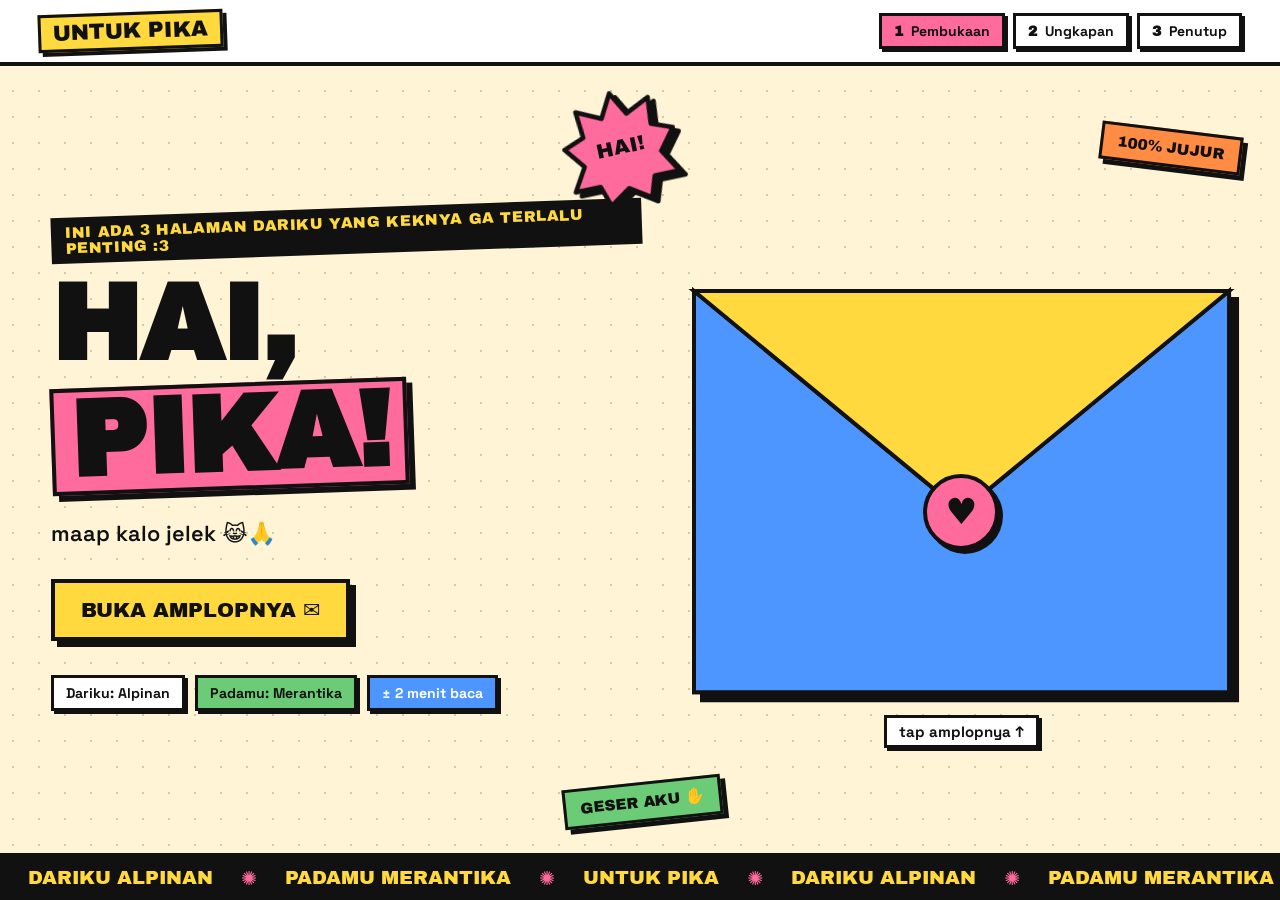
<file: index.html>
<!doctype html>
<html lang="id">
<head>
  <meta charset="utf-8">
  <meta http-equiv="refresh" content="0; url=/pembukaan">
  <title>Untuk Pika</title>
  <script>location.replace("/pembukaan");</script>
</head>
<body><a href="/pembukaan">Lanjut →</a></body>
</html>
</file>
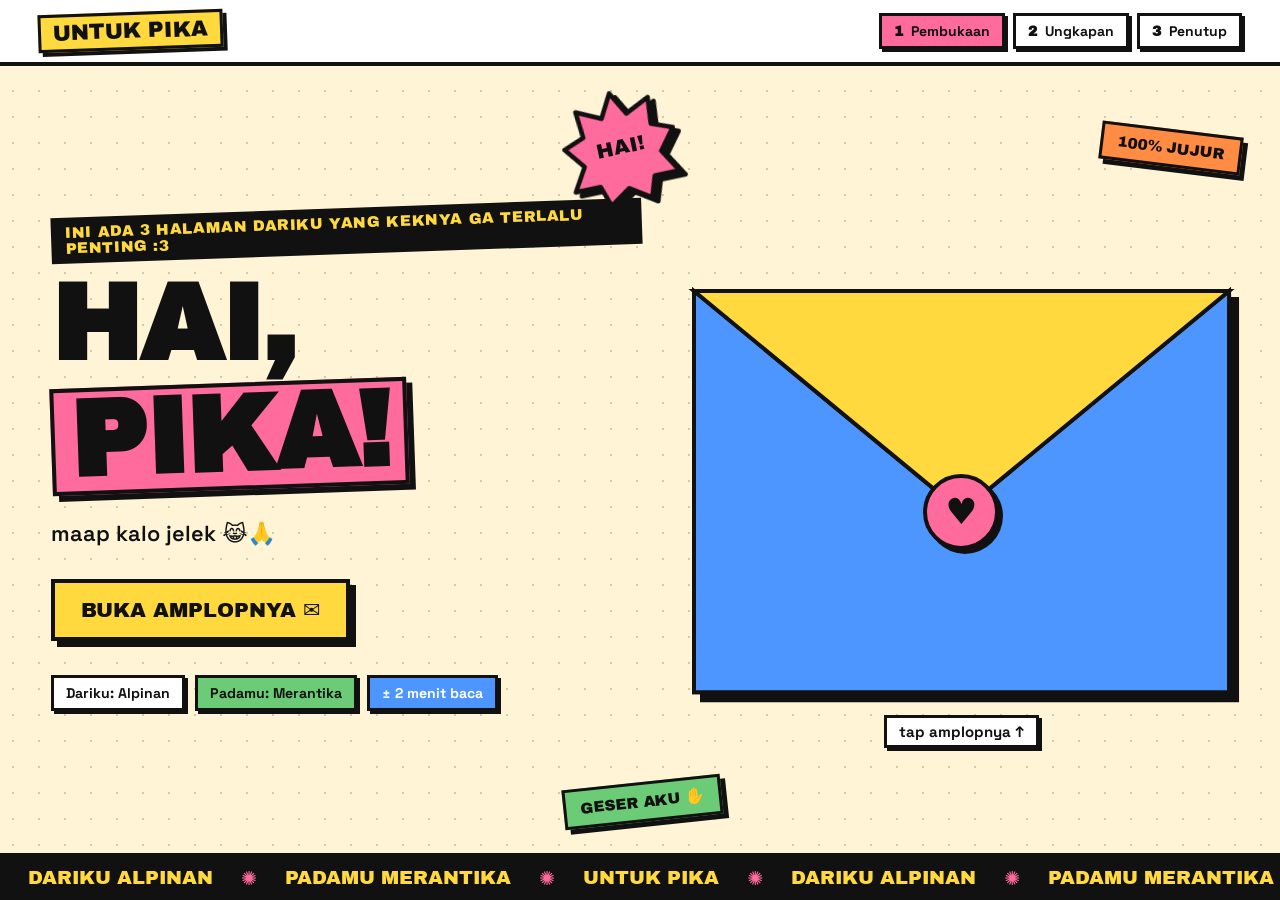
<file: pembukaan/index.html>
<!doctype html>
<html lang="id">
<head>
  <meta charset="utf-8">
  <meta name="viewport" content="width=device-width, initial-scale=1, viewport-fit=cover">
  <title>Hai, Pika! — Pembukaan</title>
  <meta name="description" content="Ada yang pengen disampaikan. Dariku Alpinan, padamu Merantika.">
  <meta name="theme-color" content="#FFD93D">
  <meta property="og:title" content="Untuk Pika">
  <meta property="og:description" content="Dariku Alpinan, padamu Merantika.">
  <link rel="icon" href="data:image/svg+xml,%3Csvg xmlns='http://www.w3.org/2000/svg' viewBox='0 0 100 100'%3E%3Crect width='100' height='100' fill='%23FF6B9D'/%3E%3Ctext x='50' y='72' font-size='64' text-anchor='middle'%3E%E2%99%A5%3C/text%3E%3C/svg%3E">
  <link rel="preconnect" href="https://fonts.googleapis.com">
  <link rel="preconnect" href="https://fonts.gstatic.com" crossorigin>
  <link href="https://fonts.googleapis.com/css2?family=Archivo+Black&family=Space+Grotesk:wght@500;600;700&display=swap" rel="stylesheet">
  <link rel="stylesheet" href="/style.css">
</head>
<body>
<div class="shell">

  <header class="topbar">
    <a class="brand" href="/pembukaan" data-go>Untuk Pika</a>
    <nav class="steps" aria-label="Halaman">
      <a class="step on" href="/pembukaan" data-go><b>1</b><span>Pembukaan</span></a>
      <a class="step" href="/ungkapan" data-go><b>2</b><span>Ungkapan</span></a>
      <a class="step" href="/penutup" data-go><b>3</b><span>Penutup</span></a>
    </nav>
  </header>

  <main class="stage two">
    <!-- stiker yang bisa digeser -->
    <div class="sticker burst hide-sm" style="top:3%;left:44%;rotate:-12deg" aria-hidden="true">
      <svg viewBox="0 0 100 100"><polygon points="50,2 61,22 82,12 80,35 98,42 84,60 96,80 74,80 68,98 50,86 32,98 26,80 4,80 16,60 2,42 20,35 18,12 39,22" fill="#FF6B9D" stroke="#111" stroke-width="4" stroke-linejoin="round"/></svg>
      <span>HAI!</span>
    </div>
    <div class="sticker hide-sm" style="background:var(--mint);bottom:4%;left:44%;rotate:-6deg" aria-hidden="true">geser aku ✋</div>
    <div class="sticker hide-sm" style="background:var(--orange);top:8%;right:3%;rotate:7deg" aria-hidden="true">100% jujur</div>

    <section>
      <span class="eyebrow">ini ada 3 halaman dariku yang keknya ga terlalu penting :3</span>
      <h1 class="mega">Hai,<br><span class="hl pink">Pika!</span></h1>
      <p class="lead">maap kalo jelek 😹🙏</p>

      <div class="actions">
        <button id="openBtn" class="btn" type="button">Buka amplopnya ✉</button>
        <a id="nextBtn" class="btn pink" href="/ungkapan" data-go hidden>Lanjut →</a>
      </div>

      <div class="chips">
        <span class="chip">Dariku: Alpinan</span>
        <span class="chip">Padamu: Merantika</span>
        <span class="chip">± 2 menit baca</span>
      </div>
    </section>

    <section class="env-wrap" aria-label="Amplop">
      <div class="env" id="env" role="button" tabindex="0" aria-expanded="false" aria-label="Buka amplop">
        <div class="env-back">
          <svg viewBox="0 0 400 300" preserveAspectRatio="none" aria-hidden="true"><rect x="0" y="0" width="400" height="300" fill="#FF6B9D"/></svg>
        </div>
        <div class="env-letter">
          <small>buat mu nih yang namanya</small>
          <h3>Merantika</h3>
          <p>baca bener bener</p>
          <p style="margin-top:auto;font-family:var(--font-d);text-transform:uppercase">— Alpinan</p>
        </div>
        <div class="env-front">
          <svg viewBox="0 0 400 300" preserveAspectRatio="none" aria-hidden="true"><polygon points="0,0 200,165 400,0 400,300 0,300" fill="#4D96FF"/></svg>
        </div>
        <div class="env-flap">
          <svg viewBox="0 0 400 165" preserveAspectRatio="none" aria-hidden="true"><polygon points="0,0 400,0 200,165" fill="#FFD93D"/></svg>
        </div>
        <div class="env-seal" aria-hidden="true">♥</div>
      </div>
      <span class="hint" id="hint">tap amplopnya ↑</span>
    </section>
  </main>

  <footer class="marquee" aria-hidden="true">
    <div class="marquee-track" data-items="Dariku Alpinan|Padamu Merantika|Untuk Pika"></div>
  </footer>
</div>
<script src="/app.js"></script>
</body>
</html>
</file>
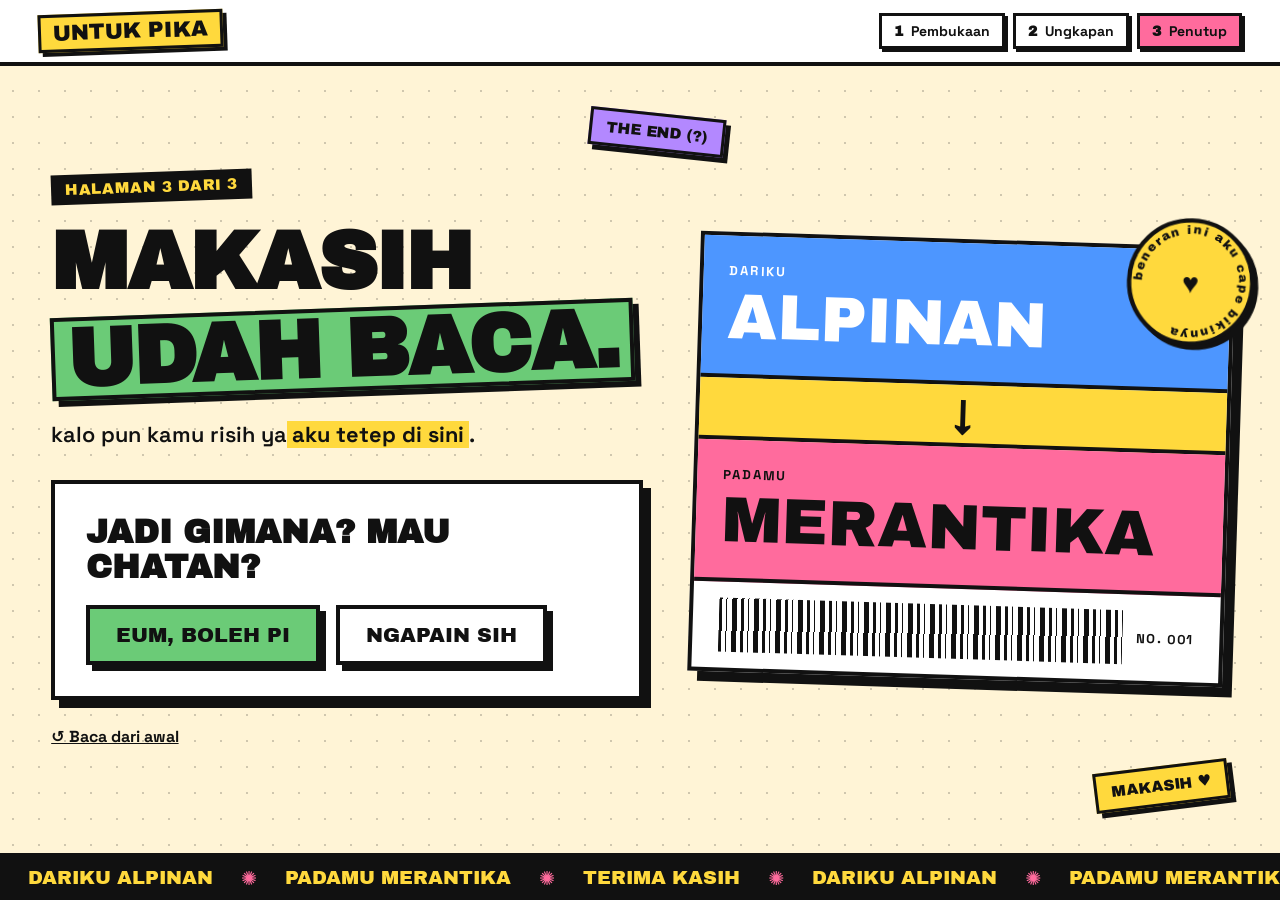
<file: penutup/index.html>
<!doctype html>
<html lang="id">
<head>
  <meta charset="utf-8">
  <meta name="viewport" content="width=device-width, initial-scale=1, viewport-fit=cover">
  <title>Penutup — Untuk Pika</title>
  <meta name="description" content="Makasih udah baca. Dariku Alpinan, padamu Merantika.">
  <meta name="theme-color" content="#4D96FF">
  <meta property="og:title" content="Untuk Pika — Penutup">
  <meta property="og:description" content="Dariku Alpinan, padamu Merantika.">
  <link rel="icon" href="data:image/svg+xml,%3Csvg xmlns='http://www.w3.org/2000/svg' viewBox='0 0 100 100'%3E%3Crect width='100' height='100' fill='%23FF6B9D'/%3E%3Ctext x='50' y='72' font-size='64' text-anchor='middle'%3E%E2%99%A5%3C/text%3E%3C/svg%3E">
  <link rel="preconnect" href="https://fonts.googleapis.com">
  <link rel="preconnect" href="https://fonts.gstatic.com" crossorigin>
  <link href="https://fonts.googleapis.com/css2?family=Archivo+Black&family=Space+Grotesk:wght@500;600;700&display=swap" rel="stylesheet">
  <link rel="stylesheet" href="/style.css">
</head>
<body>
<div class="shell">

  <header class="topbar">
    <a class="brand" href="/pembukaan" data-go>Untuk Pika</a>
    <nav class="steps" aria-label="Halaman">
      <a class="step" href="/pembukaan" data-go><b>1</b><span>Pembukaan</span></a>
      <a class="step" href="/ungkapan" data-go><b>2</b><span>Ungkapan</span></a>
      <a class="step on" href="/penutup" data-go><b>3</b><span>Penutup</span></a>
    </nav>
  </header>

  <main class="stage two">
    <div class="sticker hide-sm" style="background:var(--purple);top:6%;left:46%;rotate:6deg" aria-hidden="true">the end (?)</div>
    <div class="sticker hide-sm" style="background:var(--yellow);bottom:6%;right:4%;rotate:-7deg" aria-hidden="true">makasih ♥</div>

    <section>
      <span class="eyebrow">Halaman 3 dari 3</span>
      <h1 class="mega md">Makasih<br><span class="hl mint">udah baca.</span></h1>
      <p class="lead">kalo pun kamu risih ya<b>aku tetep di sini</b>.</p>

      <div class="card ask" style="margin-top:30px;max-width:640px">
        <h3>jadi gimana? mau chatan?</h3>
        <div class="actions">
          <button class="btn mint" type="button" data-answer="now">eum, boleh pi</button>
          <button class="btn white" type="button" data-answer="later">ngapain sih</button>
        </div>
        <p id="reply" class="reply" role="status"></p>
      </div>

      <a class="again" href="/pembukaan" data-go>↺ Baca dari awal</a>
    </section>

    <section class="label-wrap" aria-label="Label pengirim">
      <div class="label">
        <svg class="stamp" viewBox="0 0 120 120" aria-hidden="true">
          <defs><path id="ring" d="M60,60 m-44,0 a44,44 0 1,1 88,0 a44,44 0 1,1 -88,0"/></defs>
          <circle cx="60" cy="60" r="56" fill="#FFD93D" stroke="#111" stroke-width="4"/>
          <text font-family="Archivo Black, Arial Black, sans-serif" font-size="11" fill="#111" letter-spacing="1.6"><textPath href="#ring">beneran ini aku cape bikinnya</textPath></text>
          <text x="60" y="70" text-anchor="middle" font-family="Arial, sans-serif" font-size="26" fill="#111">♥</text>
        </svg>
        <div class="row from">
          <small>Dariku</small>
          <div class="name">Alpinan</div>
        </div>
        <div class="row mid">↓</div>
        <div class="row to">
          <small>Padamu</small>
          <div class="name">Merantika</div>
        </div>
        <div class="row code">
          <span class="barcode"></span>
          <span>NO. 001</span>
        </div>
      </div>
    </section>
  </main>

  <footer class="marquee" aria-hidden="true">
    <div class="marquee-track" data-items="Dariku Alpinan|Padamu Merantika|Terima kasih"></div>
  </footer>
</div>
<script src="/app.js"></script>
</body>
</html>
</file>
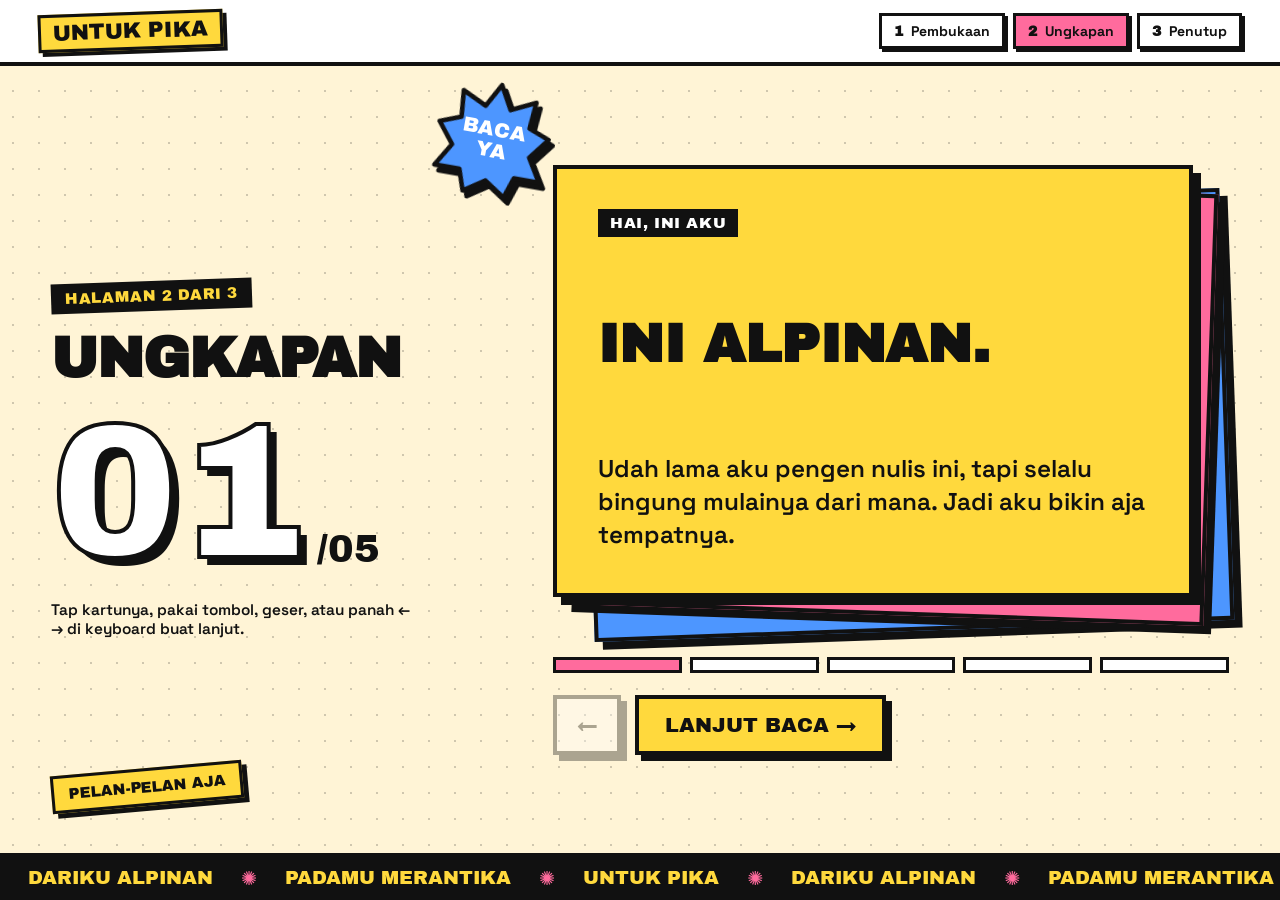
<file: ungkapan/index.html>
<!doctype html>
<html lang="id">
<head>
  <meta charset="utf-8">
  <meta name="viewport" content="width=device-width, initial-scale=1, viewport-fit=cover">
  <title>Ungkapan — Untuk Pika</title>
  <meta name="description" content="Ungkapan dari Alpinan untuk Merantika.">
  <meta name="theme-color" content="#FF6B9D">
  <meta property="og:title" content="Halo Pikaa :3">
  <meta property="og:description" content="Dariku Alpinan, padamu Merantika.">
  <link rel="icon" href="data:image/svg+xml,%3Csvg xmlns='http://www.w3.org/2000/svg' viewBox='0 0 100 100'%3E%3Crect width='100' height='100' fill='%23FF6B9D'/%3E%3Ctext x='50' y='72' font-size='64' text-anchor='middle'%3E%E2%99%A5%3C/text%3E%3C/svg%3E">
  <link rel="preconnect" href="https://fonts.googleapis.com">
  <link rel="preconnect" href="https://fonts.gstatic.com" crossorigin>
  <link href="https://fonts.googleapis.com/css2?family=Archivo+Black&family=Space+Grotesk:wght@500;600;700&display=swap" rel="stylesheet">
  <link rel="stylesheet" href="/style.css">
</head>
<body>
<div class="shell">

  <header class="topbar">
    <a class="brand" href="/pembukaan" data-go>Untuk Pika</a>
    <nav class="steps" aria-label="Halaman">
      <a class="step" href="/pembukaan" data-go><b>1</b><span>Pembukaan</span></a>
      <a class="step on" href="/ungkapan" data-go><b>2</b><span>Ungkapan</span></a>
      <a class="step" href="/penutup" data-go><b>3</b><span>Penutup</span></a>
    </nav>
  </header>

  <main class="stage two deck-layout">
    <div class="sticker burst hide-sm" style="top:2%;left:34%;rotate:10deg" aria-hidden="true">
      <svg viewBox="0 0 100 100"><polygon points="50,2 61,22 82,12 80,35 98,42 84,60 96,80 74,80 68,98 50,86 32,98 26,80 4,80 16,60 2,42 20,35 18,12 39,22" fill="#4D96FF" stroke="#111" stroke-width="4" stroke-linejoin="round"/></svg>
      <span style="color:#fff">BACA<br>YA</span>
    </div>
    <div class="sticker hide-sm" style="background:var(--yellow);bottom:6%;left:4%;rotate:-5deg" aria-hidden="true">pelan-pelan aja</div>

    <section>
      <span class="eyebrow">Halaman 2 dari 3</span>
      <h1 class="mega sm">Ungkapan</h1>
      <div class="counter" aria-live="polite"><span id="cur">01</span><small id="total">/05</small></div>
      <p class="tip">Tap kartunya, pakai tombol, geser, atau panah ← → di keyboard buat lanjut.</p>
    </section>

    <section>
      <div class="deck" id="deck">
        <article class="slide" style="--c:var(--yellow)">
          <span class="num">Hai, ini aku</span>
          <div>
            <h2>Ini Alpinan.</h2>
          </div>
          <p>Udah lama aku pengen nulis ini, tapi selalu bingung mulainya dari mana. Jadi aku bikin aja tempatnya.</p>
        </article>

        <article class="slide" style="--c:var(--pink)">
          <span class="num">Kamu</span>
          <div>
            <h2>dasar piyo</h2>
          </div>
          <p>best gf, jujur aku ga pernah segininya, hebat kamu.</p>
        </article>

        <article class="slide" style="--c:var(--blue);color:#fff">
          <span class="num">aku cuma mau bilang</span>
          <div>
            <h2>ini di dia.</h2>
          </div>
          <p>makasih banget udah mau jadi gf ku, walaupun keknya terpaksa :v</p>
        </article>

        <article class="slide" style="--c:var(--mint)">
          <span class="num">aku harap</span>
          <div>
            <h2>kamu bisa jadi lebih baik lagi</h2>
          </div>
          <p>okeyy sayang?</p>
        </article>

        <article class="slide" style="--c:var(--orange)">
          <span class="num">ohh iyaa lupa jir</span>
          <div>
            <h2>semua org butuh proses</h2>
          </div>
          <p>jadi kamu bisa mulai dari awal lagi tanpa aku ☺️</p>
        </article>
      </div>

      <div class="deck-ctrl">
        <div class="bars" aria-hidden="true">
          <span class="bar on"></span><span class="bar"></span><span class="bar"></span><span class="bar"></span><span class="bar"></span>
        </div>
        <div class="nav">
          <button id="prev" class="btn white sq" type="button" aria-label="Sebelumnya">←</button>
          <button id="next" class="btn" type="button">Lanjut baca →</button>
          <a id="toEnd" class="btn pink" href="/penutup" data-go hidden>Ke penutup →</a>
        </div>
      </div>
    </section>
  </main>

  <footer class="marquee" aria-hidden="true">
    <div class="marquee-track" data-items="Dariku Alpinan|Padamu Merantika|Untuk Pika"></div>
  </footer>
</div>
<script src="/app.js"></script>
</body>
</html>
</file>
<file: style.css>
/* ===== UNTUK PIKA — neobrutalism ===== */
:root {
  --ink: #111111;
  --paper: #fff4d6;
  --white: #ffffff;
  --yellow: #ffd93d;
  --pink: #ff6b9d;
  --blue: #4d96ff;
  --mint: #6bcb77;
  --orange: #ff8c42;
  --purple: #b388ff;
  --bw: 4px;
  --sh: 8px 8px 0 var(--ink);
  --font-d: "Archivo Black", "Arial Black", system-ui, sans-serif;
  --font-b: "Space Grotesk", system-ui, -apple-system, "Segoe UI", sans-serif;
}

*, *::before, *::after { box-sizing: border-box; margin: 0; padding: 0; }
html { -webkit-text-size-adjust: 100%; }

body {
  min-height: 100vh;
  min-height: 100dvh;
  font-family: var(--font-b);
  font-weight: 500;
  color: var(--ink);
  background-color: var(--paper);
  background-image: radial-gradient(rgba(17, 17, 17, 0.2) 1.5px, transparent 1.5px);
  background-size: 26px 26px;
  overflow-x: hidden;
}

a { color: inherit; }
::selection { background: var(--pink); color: var(--ink); }
:focus-visible { outline: 4px solid var(--blue); outline-offset: 3px; }

/* ---------- shell ---------- */
.shell {
  min-height: 100vh;
  min-height: 100dvh;
  display: grid;
  grid-template-rows: auto 1fr auto;
  position: relative;
}

.topbar {
  display: flex;
  align-items: center;
  justify-content: space-between;
  gap: 12px;
  padding: 12px clamp(14px, 3vw, 40px);
  background: var(--white);
  border-bottom: var(--bw) solid var(--ink);
}

.brand {
  font-family: var(--font-d);
  font-size: clamp(15px, 1.8vw, 22px);
  text-transform: uppercase;
  text-decoration: none;
  background: var(--yellow);
  border: 3px solid var(--ink);
  padding: 4px 12px;
  box-shadow: 4px 4px 0 var(--ink);
  transform: rotate(-2deg);
  white-space: nowrap;
}

.steps { display: flex; gap: 8px; }

.step {
  display: inline-flex;
  align-items: center;
  gap: 8px;
  font-weight: 700;
  font-size: 14px;
  text-decoration: none;
  background: var(--white);
  border: 3px solid var(--ink);
  padding: 6px 12px;
  box-shadow: 3px 3px 0 var(--ink);
  transition: transform 0.1s, box-shadow 0.1s;
}
.step b { font-family: var(--font-d); }
.step:hover { transform: translate(-2px, -2px); box-shadow: 5px 5px 0 var(--ink); }
.step.on { background: var(--pink); }

.marquee {
  background: var(--ink);
  color: var(--yellow);
  overflow: hidden;
  white-space: nowrap;
  padding: 10px 0;
  border-top: var(--bw) solid var(--ink);
  font-family: var(--font-d);
  text-transform: uppercase;
  font-size: clamp(14px, 1.5vw, 20px);
}
.marquee-track {
  display: inline-flex;
  gap: 28px;
  padding-left: 28px;
  animation: slide 30s linear infinite;
  will-change: transform;
}
.marquee-track .dot { color: var(--pink); }
@keyframes slide { to { transform: translateX(-50%); } }

/* ---------- stage ---------- */
.stage {
  position: relative;
  width: 100%;
  max-width: 1600px;
  margin: 0 auto;
  display: grid;
  align-items: center;
  gap: clamp(28px, 4vw, 72px);
  padding: clamp(28px, 4vw, 64px) clamp(18px, 4vw, 72px);
}
.two { grid-template-columns: 1.05fr 0.95fr; }
.two.deck-layout { grid-template-columns: 0.8fr 1.2fr; }

@media (max-width: 900px) {
  .two, .two.deck-layout { grid-template-columns: 1fr; }
}

/* ---------- type ---------- */
.eyebrow {
  display: inline-block;
  font-family: var(--font-d);
  text-transform: uppercase;
  font-size: clamp(12px, 1.2vw, 16px);
  letter-spacing: 0.04em;
  background: var(--ink);
  color: var(--yellow);
  padding: 7px 14px;
  transform: rotate(-2deg);
  margin-bottom: 22px;
}

.mega {
  font-family: var(--font-d);
  text-transform: uppercase;
  font-size: clamp(52px, 8.4vw, 136px);
  line-height: 0.92;
  letter-spacing: -0.02em;
}
.mega.md { font-size: clamp(42px, 6.4vw, 104px); }
.mega.sm { font-size: clamp(38px, 4.4vw, 76px); }

.hl {
  display: inline-block;
  background: var(--yellow);
  border: var(--bw) solid var(--ink);
  box-shadow: 6px 6px 0 var(--ink);
  padding: 0 0.14em;
  transform: rotate(-2deg);
  margin-top: 8px;
}
.hl.pink { background: var(--pink); }
.hl.blue { background: var(--blue); color: var(--white); }
.hl.mint { background: var(--mint); }

.lead {
  margin-top: 28px;
  max-width: 34em;
  font-size: clamp(18px, 1.7vw, 26px);
  line-height: 1.45;
  font-weight: 600;
}
.lead b { background: var(--yellow); padding: 0 5px; }

.actions { display: flex; flex-wrap: wrap; gap: 16px; margin-top: 30px; }

.chips { display: flex; flex-wrap: wrap; gap: 10px; margin-top: 34px; }
.chip {
  font-weight: 700;
  font-size: clamp(13px, 1.1vw, 16px);
  background: var(--white);
  border: 3px solid var(--ink);
  padding: 6px 12px;
  box-shadow: 3px 3px 0 var(--ink);
}
.chip:nth-child(2) { background: var(--mint); }
.chip:nth-child(3) { background: var(--blue); color: var(--white); }

/* ---------- buttons ---------- */
.btn {
  display: inline-flex;
  align-items: center;
  justify-content: center;
  gap: 10px;
  font-family: var(--font-d);
  text-transform: uppercase;
  font-size: clamp(15px, 1.6vw, 21px);
  color: var(--ink);
  text-decoration: none;
  background: var(--yellow);
  border: var(--bw) solid var(--ink);
  box-shadow: 6px 6px 0 var(--ink);
  padding: 15px 26px;
  cursor: pointer;
  transition: transform 0.08s, box-shadow 0.08s;
}
.btn:hover { transform: translate(-3px, -3px); box-shadow: 9px 9px 0 var(--ink); }
.btn:active { transform: translate(6px, 6px); box-shadow: 0 0 0 var(--ink); }
.btn.pink { background: var(--pink); }
.btn.mint { background: var(--mint); }
.btn.blue { background: var(--blue); color: var(--white); }
.btn.white { background: var(--white); }
.btn.sq { padding: 15px 20px; min-width: 64px; }
.btn:disabled { opacity: 0.35; cursor: not-allowed; transform: none; box-shadow: 6px 6px 0 var(--ink); }
.btn[hidden] { display: none; }

/* ---------- cards ---------- */
.card {
  background: var(--white);
  border: var(--bw) solid var(--ink);
  box-shadow: var(--sh);
  padding: clamp(18px, 2.4vw, 32px);
}

/* ---------- stickers ---------- */
.sticker {
  position: absolute;
  z-index: 20;
  font-family: var(--font-d);
  text-transform: uppercase;
  font-size: clamp(12px, 1.2vw, 17px);
  background: var(--white);
  border: 3px solid var(--ink);
  box-shadow: 5px 5px 0 var(--ink);
  padding: 8px 14px;
  cursor: grab;
  user-select: none;
  -webkit-user-select: none;
  touch-action: none;
  translate: var(--dx, 0) var(--dy, 0);
  animation: bob 4.5s ease-in-out infinite;
}
.sticker.drag { cursor: grabbing; animation-play-state: paused; z-index: 30; }
@keyframes bob { 0%, 100% { transform: translateY(0); } 50% { transform: translateY(-10px); } }

.burst {
  width: clamp(84px, 9vw, 132px);
  aspect-ratio: 1;
  display: grid;
  place-items: center;
  background: none;
  border: 0;
  box-shadow: none;
  padding: 0;
}
.burst svg { position: absolute; inset: 0; width: 100%; height: 100%; filter: drop-shadow(5px 5px 0 var(--ink)); }
.burst span { position: relative; text-align: center; line-height: 1; font-size: clamp(14px, 1.6vw, 22px); pointer-events: none; }

@media (max-width: 700px) { .sticker.hide-sm { display: none; } }

/* ---------- envelope ---------- */
.env-wrap { padding-top: clamp(40px, 12vw, 120px); display: grid; justify-items: center; gap: 22px; }
.env {
  position: relative;
  width: min(100%, 560px);
  aspect-ratio: 4 / 3;
  cursor: pointer;
  perspective: 1400px;
  -webkit-tap-highlight-color: transparent;
}
.env > * { position: absolute; }
.env svg { width: 100%; height: 100%; display: block; overflow: visible; }
.env svg polygon, .env svg rect { stroke: var(--ink); stroke-width: 4; stroke-linejoin: miter; vector-effect: non-scaling-stroke; }
.env-back { inset: 0; z-index: 0; filter: drop-shadow(8px 8px 0 var(--ink)); }
.env-letter {
  left: 7%; right: 7%; top: 8%; height: 84%;
  z-index: 2;
  background: var(--white);
  border: var(--bw) solid var(--ink);
  padding: clamp(14px, 2.4vw, 26px);
  display: flex; flex-direction: column; gap: 6px;
  transition: transform 0.7s cubic-bezier(0.3, 1.35, 0.5, 1);
}
.env-letter small { font-weight: 700; letter-spacing: 0.16em; font-size: clamp(11px, 1.1vw, 14px); }
.env-letter h3 { font-family: var(--font-d); text-transform: uppercase; font-size: clamp(26px, 4.2vw, 54px); line-height: 1; }
.env-letter p { font-weight: 600; font-size: clamp(13px, 1.4vw, 18px); line-height: 1.35; margin-top: 4px; }
.env-front { inset: 0; z-index: 3; pointer-events: none; }
.env-flap {
  left: 0; top: 0; width: 100%; height: 55%;
  z-index: 4;
  transform-origin: top center;
  transition: transform 0.6s ease, z-index 0s 0.3s;
}
.env-seal {
  left: 50%; top: 55%;
  width: clamp(48px, 7vw, 76px); aspect-ratio: 1;
  z-index: 5;
  translate: -50% -50%;
  display: grid; place-items: center;
  font-size: clamp(22px, 3.2vw, 36px);
  background: var(--pink);
  border: var(--bw) solid var(--ink);
  border-radius: 50%;
  box-shadow: 4px 4px 0 var(--ink);
  transition: transform 0.35s, opacity 0.35s;
  animation: beat 1.6s ease-in-out infinite;
}
@keyframes beat { 0%, 100% { scale: 1; } 50% { scale: 1.12; } }
.env.open .env-flap { transform: rotateX(180deg); z-index: 1; }
.env.open .env-letter { transform: translateY(-58%) rotate(-2deg); }
.env.open .env-seal { opacity: 0; transform: scale(0.2); pointer-events: none; animation: none; }
.hint { font-weight: 700; font-size: 15px; background: var(--white); border: 3px solid var(--ink); padding: 4px 12px; box-shadow: 3px 3px 0 var(--ink); }

/* ---------- deck (ungkapan) ---------- */
.counter {
  margin-top: 26px;
  font-family: var(--font-d);
  font-size: clamp(88px, 15vw, 250px);
  line-height: 0.85;
  color: var(--white);
  -webkit-text-stroke: 4px var(--ink);
  text-shadow: 8px 8px 0 var(--ink);
  display: flex; align-items: flex-end; gap: 10px;
}
.counter small { font-size: clamp(22px, 3vw, 48px); -webkit-text-stroke: 0; color: var(--ink); text-shadow: none; padding-bottom: 8px; }
.tip { margin-top: 26px; font-weight: 600; font-size: clamp(14px, 1.2vw, 17px); max-width: 24em; }

.deck { display: grid; position: relative; padding: 0 36px 52px 0; cursor: pointer; }
.slide {
  grid-area: 1 / 1;
  background: var(--c, var(--yellow));
  border: var(--bw) solid var(--ink);
  box-shadow: var(--sh);
  padding: clamp(22px, 3.2vw, 52px);
  min-height: clamp(340px, 48vh, 520px);
  display: flex; flex-direction: column; justify-content: space-between; gap: 22px;
  opacity: 0; pointer-events: none;
  transition: transform 0.55s cubic-bezier(0.2, 1.1, 0.3, 1), opacity 0.35s;
}
.slide[data-pos="0"] { opacity: 1; pointer-events: auto; z-index: 5; }
.slide[data-pos="1"] { opacity: 1; z-index: 4; transform: translate(18px, 18px) rotate(2deg); }
.slide[data-pos="2"] { opacity: 1; z-index: 3; transform: translate(34px, 34px) rotate(-2deg); }
.slide[data-pos="far"] { transform: translate(34px, 34px); }
.slide[data-pos="gone"] { transform: translateX(-115%) rotate(-12deg); opacity: 0; }
.slide .num { font-family: var(--font-d); font-size: clamp(13px, 1.2vw, 17px); text-transform: uppercase; letter-spacing: 0.04em; background: var(--ink); color: var(--white); align-self: flex-start; padding: 6px 12px; }
.slide h2 { font-family: var(--font-d); text-transform: uppercase; font-size: clamp(28px, 4.2vw, 68px); line-height: 1; }
.slide p { font-size: clamp(18px, 1.9vw, 30px); line-height: 1.35; font-weight: 600; }

.deck-ctrl { display: grid; gap: 22px; margin-top: 8px; }
.bars { display: flex; gap: 8px; }
.bar { flex: 1; height: 16px; background: var(--white); border: 3px solid var(--ink); transition: background 0.2s; }
.bar.done { background: var(--ink); }
.bar.on { background: var(--pink); }
.nav { display: flex; gap: 14px; flex-wrap: wrap; }

/* ---------- penutup ---------- */
.ask h3 { font-family: var(--font-d); text-transform: uppercase; font-size: clamp(22px, 2.6vw, 38px); line-height: 1.05; }
.ask .actions { margin-top: 20px; }
.reply {
  margin-top: 22px; display: none;
  background: var(--mint); border: var(--bw) solid var(--ink); padding: 14px 18px;
  font-weight: 700; font-size: clamp(16px, 1.6vw, 22px); line-height: 1.35;
}
.reply.show { display: block; animation: pop 0.4s cubic-bezier(0.3, 1.5, 0.5, 1); }
.reply.soft { background: var(--blue); color: var(--white); }
@keyframes pop { from { transform: scale(0.8) rotate(-3deg); opacity: 0; } to { transform: none; opacity: 1; } }

.label-wrap { position: relative; display: grid; place-items: center; padding: 12px 0; }
.label {
  width: min(100%, 540px);
  background: var(--white);
  border: var(--bw) solid var(--ink);
  box-shadow: 10px 10px 0 var(--ink);
  transform: rotate(1.8deg);
  position: relative;
}
.label .row { padding: clamp(14px, 2vw, 26px); border-bottom: var(--bw) solid var(--ink); }
.label small { display: block; font-weight: 700; font-size: 13px; letter-spacing: 0.16em; text-transform: uppercase; margin-bottom: 6px; }
.label .name { font-family: var(--font-d); text-transform: uppercase; font-size: clamp(34px, 5vw, 76px); line-height: 1; }
.label .from { background: var(--blue); color: var(--white); }
.label .to { background: var(--pink); }
.label .mid { background: var(--yellow); display: grid; place-items: center; padding: 8px; font-family: var(--font-d); font-size: clamp(26px, 3vw, 42px); }
.label .code { padding: 16px clamp(14px, 2vw, 26px); border: 0; display: flex; align-items: center; justify-content: space-between; gap: 14px; font-weight: 700; font-size: 13px; letter-spacing: 0.12em; }
.barcode { flex: 1; height: 54px; background: repeating-linear-gradient(90deg, var(--ink) 0 3px, transparent 3px 7px, var(--ink) 7px 8px, transparent 8px 13px, var(--ink) 13px 18px, transparent 18px 22px); }
.stamp { position: absolute; top: -34px; right: -26px; width: clamp(92px, 11vw, 132px); z-index: 5; animation: spin 14s linear infinite; filter: drop-shadow(4px 4px 0 var(--ink)); }
@keyframes spin { to { transform: rotate(360deg); } }
.again { margin-top: 26px; display: inline-block; font-weight: 700; }

/* ---------- page wipe + confetti ---------- */
.wipe {
  position: fixed; inset: 0; z-index: 300;
  background: var(--pink);
  border-left: 8px solid var(--ink); border-right: 8px solid var(--ink);
  transform: translateX(100%);
  pointer-events: none;
}
.wipe.enter { animation: wipeOut 0.6s cubic-bezier(0.7, 0, 0.2, 1) forwards; }
.wipe.leave { animation: wipeIn 0.42s cubic-bezier(0.7, 0, 0.2, 1) forwards; pointer-events: auto; }
@keyframes wipeOut { from { transform: translateX(0); } to { transform: translateX(-105%); } }
@keyframes wipeIn { from { transform: translateX(105%); } to { transform: translateX(0); } }

#confetti { position: fixed; inset: 0; width: 100%; height: 100%; pointer-events: none; z-index: 250; }

/* ---------- small screens ---------- */
@media (max-width: 600px) {
  .step span { display: none; }
  .step { padding: 6px 12px; }
  .env.open .env-letter { transform: translateY(-52%) rotate(-2deg); }
  .deck { padding: 0 24px 28px 0; }
  .slide[data-pos="1"] { transform: translate(12px, 12px) rotate(2deg); }
  .slide[data-pos="2"] { transform: translate(22px, 22px) rotate(-2deg); }
  .counter { margin-top: 16px; text-shadow: 5px 5px 0 var(--ink); -webkit-text-stroke-width: 3px; }
  .tip { display: none; }
  .stamp { right: -10px; }
}

@media (prefers-reduced-motion: reduce) {
  *, *::before, *::after { animation: none !important; transition: none !important; }
}
</file>
